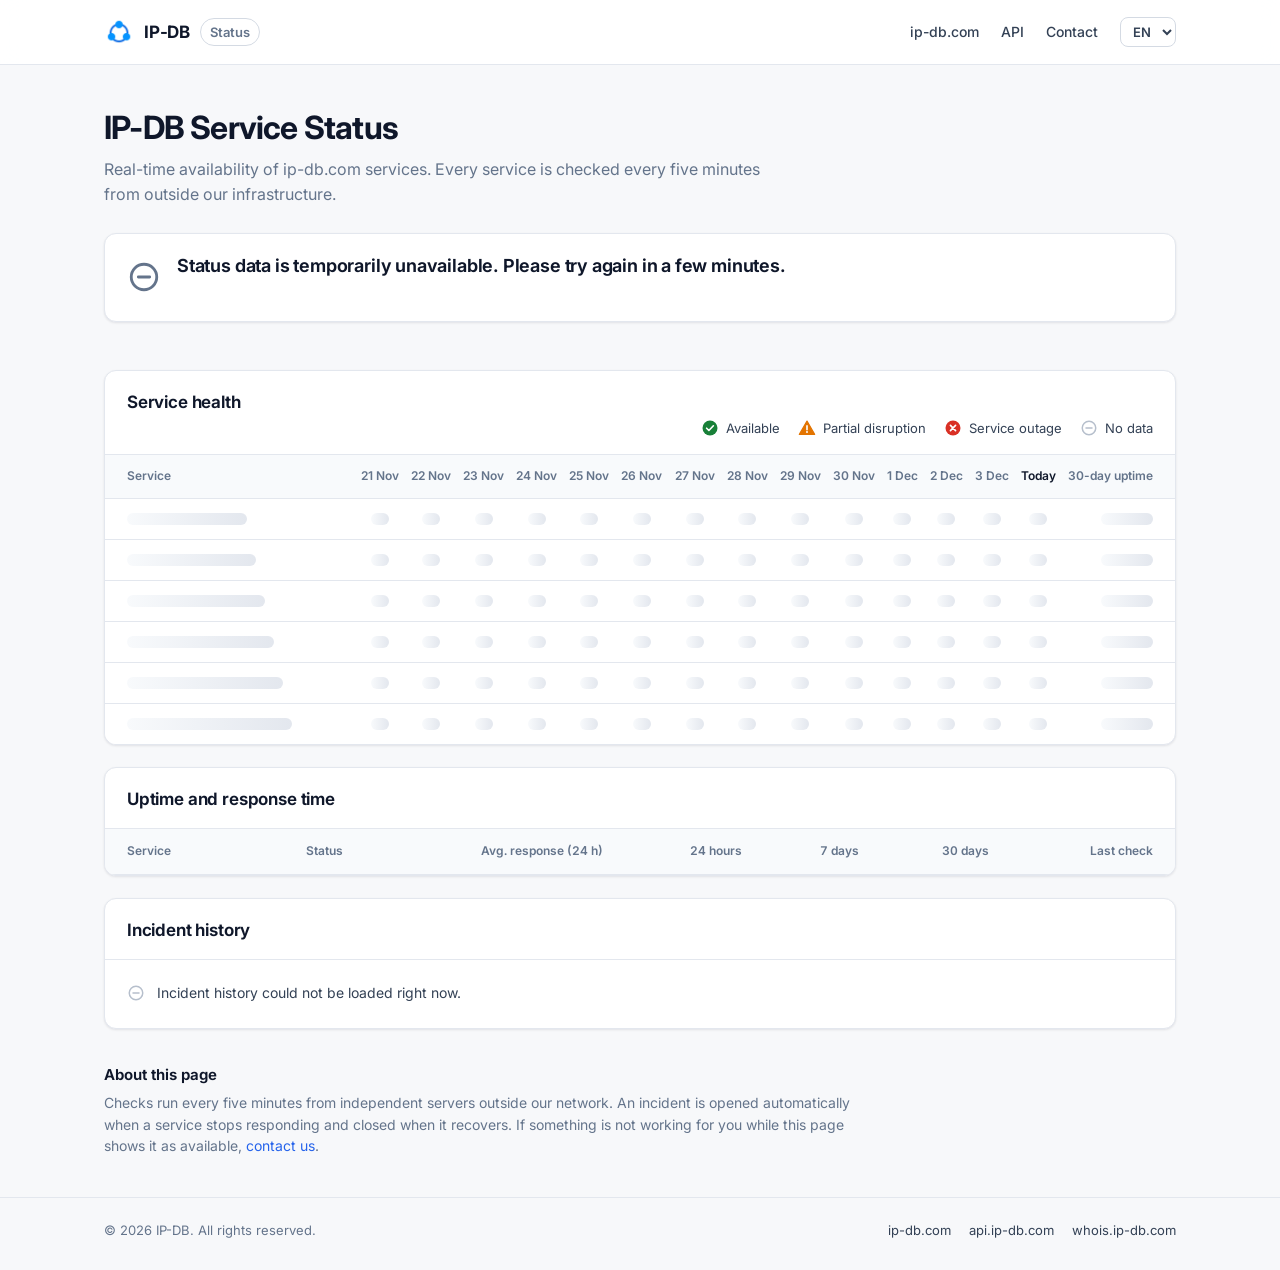
<file: index.html>
<!doctype html>
<html lang="en">
<head>
<meta charset="utf-8">
<meta name="viewport" content="width=device-width, initial-scale=1">
<title>IP-DB Service Status</title>
<meta name="description" content="Real-time availability, uptime and response times of ip-db.com services, the IP Lookup API and WHOIS.">
<meta name="theme-color" content="#ffffff" media="(prefers-color-scheme: light)">
<meta name="theme-color" content="#0b1220" media="(prefers-color-scheme: dark)">
<link rel="icon" type="image/png" href="/favicon.png">
<link rel="apple-touch-icon" href="/logo.png">
<link rel="canonical" href="https://status.ip-db.com/">
<meta property="og:type" content="website">
<meta property="og:title" content="IP-DB Service Status">
<meta property="og:description" content="Real-time availability, uptime and response times of ip-db.com services.">
<meta property="og:url" content="https://status.ip-db.com/">
<meta property="og:image" content="https://status.ip-db.com/logo.png">
<link rel="preconnect" href="https://fonts.googleapis.com">
<link rel="preconnect" href="https://fonts.gstatic.com" crossorigin>
<link rel="stylesheet" href="https://fonts.googleapis.com/css2?family=Inter:wght@400;500;600;700&display=swap">
<link rel="stylesheet" href="/assets/status.css?v=4">
</head>
<body>
<svg width="0" height="0" style="position:absolute" aria-hidden="true">
  <symbol id="i-ok" viewBox="0 0 24 24"><circle cx="12" cy="12" r="10" fill="currentColor"/><path d="M7.5 12.3l3 3 6-6.3" fill="none" stroke="#fff" stroke-width="2.2" stroke-linecap="round" stroke-linejoin="round"/></symbol>
  <symbol id="i-degraded" viewBox="0 0 24 24"><circle cx="12" cy="12" r="10" fill="currentColor"/><path d="M12 7v6" stroke="#fff" stroke-width="2.2" stroke-linecap="round"/><circle cx="12" cy="16.6" r="1.3" fill="#fff"/></symbol>
  <symbol id="i-disruption" viewBox="0 0 24 24"><path d="M12 2.8L22.2 20.5H1.8z" fill="currentColor" stroke="currentColor" stroke-width="1.6" stroke-linejoin="round"/><path d="M12 9.2v5" stroke="#fff" stroke-width="2.2" stroke-linecap="round"/><circle cx="12" cy="17.4" r="1.3" fill="#fff"/></symbol>
  <symbol id="i-outage" viewBox="0 0 24 24"><circle cx="12" cy="12" r="10" fill="currentColor"/><path d="M8.6 8.6l6.8 6.8M15.4 8.6l-6.8 6.8" stroke="#fff" stroke-width="2.2" stroke-linecap="round"/></symbol>
  <symbol id="i-nodata" viewBox="0 0 24 24"><circle cx="12" cy="12" r="9" fill="none" stroke="currentColor" stroke-width="2"/><path d="M8 12h8" stroke="currentColor" stroke-width="2" stroke-linecap="round"/></symbol>
</svg>

<header class="top">
  <div class="wrap top-in">
    <a class="brand" href="/">
      <img src="/logo.png" alt="" width="30" height="30">
      <span class="brand-name">IP-DB</span>
      <span class="brand-tag" data-i18n="brand_tag">Status</span>
    </a>
    <nav class="nav">
      <a href="https://ip-db.com" rel="noopener">ip-db.com</a>
      <a href="https://ip-db.com/en/api-docs" rel="noopener" data-i18n="nav_api">API</a>
      <a href="https://ip-db.com/en/contact" rel="noopener" data-i18n="nav_contact">Contact</a>
      <label class="lang">
        <span class="sr" data-i18n="language">Language</span>
        <select id="lang">
          <option value="en">EN</option>
          <option value="tr">TR</option>
          <option value="de">DE</option>
          <option value="es">ES</option>
        </select>
      </label>
    </nav>
  </div>
</header>

<main class="wrap">
  <section class="hero">
    <h1 data-i18n="title">IP-DB Service Status</h1>
    <p class="intro" data-i18n="intro">Real-time availability of ip-db.com services. Every service is checked every five minutes from outside our infrastructure.</p>
    <div class="overall is-loading" id="overall" role="status" aria-live="polite">
      <svg class="overall-icon"><use href="#i-nodata"/></svg>
      <div>
        <p class="overall-title" id="overall-title">&nbsp;</p>
        <p class="overall-meta" id="overall-meta">&nbsp;</p>
      </div>
    </div>
  </section>

  <section class="panel" aria-labelledby="board-title">
    <div class="panel-head">
      <div>
        <h2 id="board-title" data-i18n="board_title">Service health</h2>
        <p class="panel-sub" id="board-sub">&nbsp;</p>
      </div>
      <ul class="legend" id="legend"></ul>
    </div>
    <div class="grid-wrap">
      <table class="grid" id="grid">
        <thead><tr id="grid-head"></tr></thead>
        <tbody id="grid-body"></tbody>
      </table>
    </div>
  </section>

  <section class="panel" aria-labelledby="metrics-title">
    <div class="panel-head">
      <div><h2 id="metrics-title" data-i18n="metrics_title">Uptime and response time</h2></div>
    </div>
    <div class="grid-wrap">
      <table class="metrics" id="metrics">
        <thead><tr id="metrics-head"></tr></thead>
        <tbody id="metrics-body"></tbody>
      </table>
    </div>
  </section>

  <section class="panel" aria-labelledby="incidents-title">
    <div class="panel-head">
      <div><h2 id="incidents-title" data-i18n="incidents_title">Incident history</h2></div>
    </div>
    <div id="incidents" class="incidents"></div>
  </section>

  <section class="about">
    <h2 data-i18n="about_title">About this page</h2>
    <p><span data-i18n="about_text">Checks run every five minutes from independent servers outside our network. An incident is opened automatically when a service stops responding and closed when it recovers. If something is not working for you while this page shows it as available, </span><a href="https://ip-db.com/en/contact" data-i18n="about_link">contact us</a>.</p>
  </section>
</main>

<footer class="foot">
  <div class="wrap foot-in">
    <span>&copy; 2026 IP-DB. <span data-i18n="rights">All rights reserved.</span></span>
    <span class="foot-links">
      <a href="https://ip-db.com">ip-db.com</a>
      <a href="https://api.ip-db.com/">api.ip-db.com</a>
      <a href="https://whois.ip-db.com/">whois.ip-db.com</a>
    </span>
  </div>
</footer>

<div class="tip" id="tip" role="tooltip" hidden></div>
<script src="/assets/status.js?v=2" defer></script>
</body>
</html>
</file>
<file: assets/status.css>
:root {
  --bg: #f7f8fa;
  --surface: #ffffff;
  --surface-alt: #f8fafc;
  --border: #e3e7ee;
  --border-strong: #d4dae3;
  --text: #0f172a;
  --text-2: #334155;
  --muted: #64748b;
  --accent: #2563eb;
  --ok: #188038;
  --degraded: #1a73e8;
  --disruption: #e37400;
  --outage: #d93025;
  --nodata: #b6bfcc;
  --ok-soft: #e6f4ea;
  --disruption-soft: #fef7e0;
  --outage-soft: #fce8e6;
  --shadow: 0 1px 2px rgba(15, 23, 42, 0.04), 0 1px 3px rgba(15, 23, 42, 0.06);
  --radius: 12px;
  color-scheme: light;
}
@media (prefers-color-scheme: dark) {
  :root {
    --bg: #0b1220;
    --surface: #111a2c;
    --surface-alt: #152036;
    --border: rgba(255, 255, 255, 0.08);
    --border-strong: rgba(255, 255, 255, 0.14);
    --text: #e6ebf3;
    --text-2: #c3ccd9;
    --muted: #8b97a8;
    --accent: #7aa7ff;
    --ok: #34c26b;
    --degraded: #6ea8ff;
    --disruption: #f5a524;
    --outage: #f2665c;
    --nodata: #4a5568;
    --ok-soft: rgba(52, 194, 107, 0.12);
    --disruption-soft: rgba(245, 165, 36, 0.12);
    --outage-soft: rgba(242, 102, 92, 0.12);
    --shadow: 0 1px 2px rgba(0, 0, 0, 0.4);
    color-scheme: dark;
  }
}

* { box-sizing: border-box; }
html { -webkit-text-size-adjust: 100%; }
body {
  margin: 0;
  background: var(--bg);
  color: var(--text);
  font: 15px/1.55 Inter, -apple-system, BlinkMacSystemFont, "Segoe UI", Roboto, "Helvetica Neue", Arial, sans-serif;
  -webkit-font-smoothing: antialiased;
}
a { color: var(--accent); text-decoration: none; }
a:hover { text-decoration: underline; }
h1, h2, h3, p { margin: 0; }
.sr { position: absolute; width: 1px; height: 1px; overflow: hidden; clip: rect(0 0 0 0); white-space: nowrap; }
.wrap { max-width: 1120px; margin: 0 auto; padding: 0 24px; }

.top { position: sticky; top: 0; z-index: 30; background: color-mix(in srgb, var(--surface) 90%, transparent); border-bottom: 1px solid var(--border); -webkit-backdrop-filter: saturate(1.4) blur(12px); backdrop-filter: saturate(1.4) blur(12px); }
.top-in { display: flex; align-items: center; justify-content: space-between; height: 64px; gap: 16px; }
.brand { display: flex; align-items: center; gap: 10px; color: var(--text); text-decoration: none !important; }
.brand img { display: block; }
.brand-name { font-weight: 700; font-size: 17px; letter-spacing: -0.01em; }
.brand-tag { font-size: 13px; font-weight: 600; color: var(--muted); padding: 3px 9px; border: 1px solid var(--border-strong); border-radius: 999px; }
.nav { display: flex; align-items: center; gap: 22px; font-size: 14px; font-weight: 500; }
.nav a { color: var(--text-2); }
.nav a:hover { color: var(--text); text-decoration: none; }
.lang select { font: inherit; font-size: 13px; font-weight: 600; color: var(--text-2); background: var(--surface); border: 1px solid var(--border-strong); border-radius: 8px; padding: 5px 8px; cursor: pointer; }

.hero { padding: 44px 0 26px; }
.hero h1 { font-size: 32px; line-height: 1.2; font-weight: 700; letter-spacing: -0.025em; }
.intro { margin-top: 10px; max-width: 680px; color: var(--muted); font-size: 16px; }

.overall { margin-top: 26px; display: flex; align-items: center; gap: 16px; padding: 18px 22px; background: var(--surface); border: 1px solid var(--border); border-radius: var(--radius); box-shadow: var(--shadow); }
.overall-icon { flex: none; width: 34px; height: 34px; color: var(--nodata); }
.overall-title { font-size: 18px; font-weight: 650; letter-spacing: -0.01em; }
.overall-meta { margin-top: 2px; font-size: 13.5px; color: var(--muted); }
.overall.is-ok { background: var(--ok-soft); border-color: color-mix(in srgb, var(--ok) 30%, transparent); }
.overall.is-ok .overall-icon { color: var(--ok); }
.overall.is-degraded { background: var(--disruption-soft); border-color: color-mix(in srgb, var(--disruption) 35%, transparent); }
.overall.is-degraded .overall-icon { color: var(--disruption); }
.overall.is-down { background: var(--outage-soft); border-color: color-mix(in srgb, var(--outage) 35%, transparent); }
.overall.is-down .overall-icon { color: var(--outage); }
.overall.is-error .overall-icon { color: var(--muted); }

.panel { margin-top: 22px; background: var(--surface); border: 1px solid var(--border); border-radius: var(--radius); box-shadow: var(--shadow); overflow: hidden; }
.panel-head { display: flex; align-items: flex-end; justify-content: space-between; flex-wrap: wrap; gap: 14px 24px; padding: 18px 22px 16px; border-bottom: 1px solid var(--border); }
.panel h2 { font-size: 17px; font-weight: 650; letter-spacing: -0.01em; }
.panel-sub { margin-top: 3px; font-size: 13px; color: var(--muted); }

.legend { display: flex; flex-wrap: wrap; gap: 8px 18px; margin: 0; padding: 0; list-style: none; font-size: 13px; color: var(--text-2); }
.legend li { display: inline-flex; align-items: center; gap: 7px; }
.ico { width: 18px; height: 18px; flex: none; display: block; }
.ico.ok { color: var(--ok); }
.ico.degraded { color: var(--degraded); }
.ico.disruption { color: var(--disruption); }
.ico.outage { color: var(--outage); }
.ico.nodata { color: var(--nodata); }

.grid-wrap { overflow-x: auto; -webkit-overflow-scrolling: touch; }
table { width: 100%; border-collapse: collapse; }
.grid th, .grid td { border-bottom: 1px solid var(--border); }
.grid tbody tr:last-child td, .grid tbody tr:last-child th { border-bottom: 0; }
.grid thead th { padding: 12px 6px; font-size: 12px; font-weight: 600; color: var(--muted); text-align: center; white-space: nowrap; background: var(--surface-alt); }
.grid thead th.svc-h { text-align: left; padding-left: 22px; }
.grid thead th.today { color: var(--text); }
.grid thead th.up-h { text-align: right; padding-right: 22px; }
.grid th.svc { position: sticky; left: 0; z-index: 2; background: var(--surface); text-align: left; padding: 14px 18px 14px 22px; min-width: 250px; font-weight: 400; }
.grid thead th.svc-h { position: sticky; left: 0; z-index: 3; }
.svc-name { display: flex; align-items: center; gap: 9px; font-weight: 600; font-size: 14.5px; color: var(--text); }
.svc-desc { margin-top: 2px; font-size: 12.5px; color: var(--muted); padding-left: 27px; }
.grid td.day { text-align: center; padding: 0 4px; }
.grid td.day .cell { display: inline-flex; align-items: center; justify-content: center; width: 30px; height: 30px; border-radius: 8px; cursor: default; }
.grid td.day .cell:hover, .grid td.day .cell:focus-visible { background: var(--surface-alt); outline: none; }
.grid td.up { text-align: right; padding-right: 22px; font-variant-numeric: tabular-nums; font-weight: 600; font-size: 13.5px; white-space: nowrap; }
.grid tr.is-target th.svc, .grid tr.is-target td { background: color-mix(in srgb, var(--accent) 7%, var(--surface)); }

.metrics th, .metrics td { padding: 13px 14px; border-bottom: 1px solid var(--border); text-align: right; white-space: nowrap; font-variant-numeric: tabular-nums; font-size: 14px; }
.metrics thead th { font-size: 12px; font-weight: 600; color: var(--muted); background: var(--surface-alt); }
.metrics th:first-child, .metrics td:first-child { text-align: left; padding-left: 22px; }
.metrics td:last-child, .metrics th:last-child { padding-right: 22px; }
.metrics tbody tr:last-child td { border-bottom: 0; }
.metrics td:first-child { font-weight: 600; color: var(--text); }
.pill { display: inline-flex; align-items: center; gap: 6px; padding: 3px 10px 3px 8px; border-radius: 999px; font-size: 12.5px; font-weight: 600; }
.pill .ico { width: 14px; height: 14px; }
.pill.ok { background: var(--ok-soft); color: var(--ok); }
.pill.degraded { background: var(--disruption-soft); color: var(--disruption); }
.pill.outage { background: var(--outage-soft); color: var(--outage); }
.muted { color: var(--muted); }

.incidents { padding: 6px 22px 8px; }
.inc { display: grid; grid-template-columns: auto 1fr auto; gap: 4px 14px; align-items: start; padding: 14px 0; border-bottom: 1px solid var(--border); }
.inc:last-child { border-bottom: 0; }
.inc .ico { margin-top: 2px; }
.inc-title { font-weight: 600; color: var(--text); }
.inc-meta { grid-column: 2 / 4; font-size: 13px; color: var(--muted); }
.inc-state { font-size: 12.5px; font-weight: 600; padding: 2px 9px; border-radius: 999px; white-space: nowrap; }
.inc-state.open { background: var(--outage-soft); color: var(--outage); }
.inc-state.closed { background: var(--ok-soft); color: var(--ok); }
.empty { display: flex; align-items: center; gap: 12px; padding: 16px 0; color: var(--text-2); font-size: 14px; }

.about { margin: 34px 0 10px; max-width: 760px; }
.about h2 { font-size: 15px; font-weight: 650; }
.about p { margin-top: 6px; font-size: 14px; color: var(--muted); }

.foot { margin-top: 40px; border-top: 1px solid var(--border); }
.foot-in { display: flex; justify-content: space-between; flex-wrap: wrap; gap: 10px 24px; padding: 22px 24px 30px; font-size: 13px; color: var(--muted); }
.foot-links { display: flex; gap: 18px; flex-wrap: wrap; }
.foot-links a { color: var(--text-2); }

.tip { position: fixed; z-index: 50; max-width: 240px; padding: 8px 11px; border-radius: 8px; background: #111827; color: #f9fafb; font-size: 12.5px; line-height: 1.4; box-shadow: 0 8px 24px rgba(0, 0, 0, 0.25); pointer-events: none; }
.tip b { display: block; font-weight: 600; margin-bottom: 1px; }

.skeleton td, .skeleton th { color: transparent !important; }
.skeleton .bar { display: block; height: 12px; border-radius: 6px; background: linear-gradient(90deg, var(--surface-alt), var(--border), var(--surface-alt)); background-size: 200% 100%; animation: shimmer 1.2s linear infinite; }
@keyframes shimmer { from { background-position: 200% 0; } to { background-position: -200% 0; } }
@media (prefers-reduced-motion: reduce) { .skeleton .bar { animation: none; } }

@media (max-width: 860px) {
  .grid .old { display: none; }
  .nav a:not(:last-of-type) { display: none; }
}
@media (max-width: 560px) {
  .wrap { padding: 0 16px; }
  .hero { padding-top: 30px; }
  .hero h1 { font-size: 26px; }
  .grid th.svc { min-width: 150px; padding-left: 16px; }
  .grid .mid { display: none; }
  .grid td.up, .grid thead th.up-h { display: none; }
  .grid td.day:last-child, .grid thead th.today { padding-right: 12px; }
  .grid thead th { padding: 12px 2px; font-size: 11.5px; }
  .grid td.day { padding: 0 1px; }
  .grid td.day .cell { width: 26px; }
  .svc-desc { display: none; }
  .panel-head, .incidents { padding-left: 16px; padding-right: 16px; }
  .grid thead th.svc-h { padding-left: 16px; }
  .metrics th:first-child, .metrics td:first-child { padding-left: 16px; }
  .brand-tag { display: none; }
}
</file>
